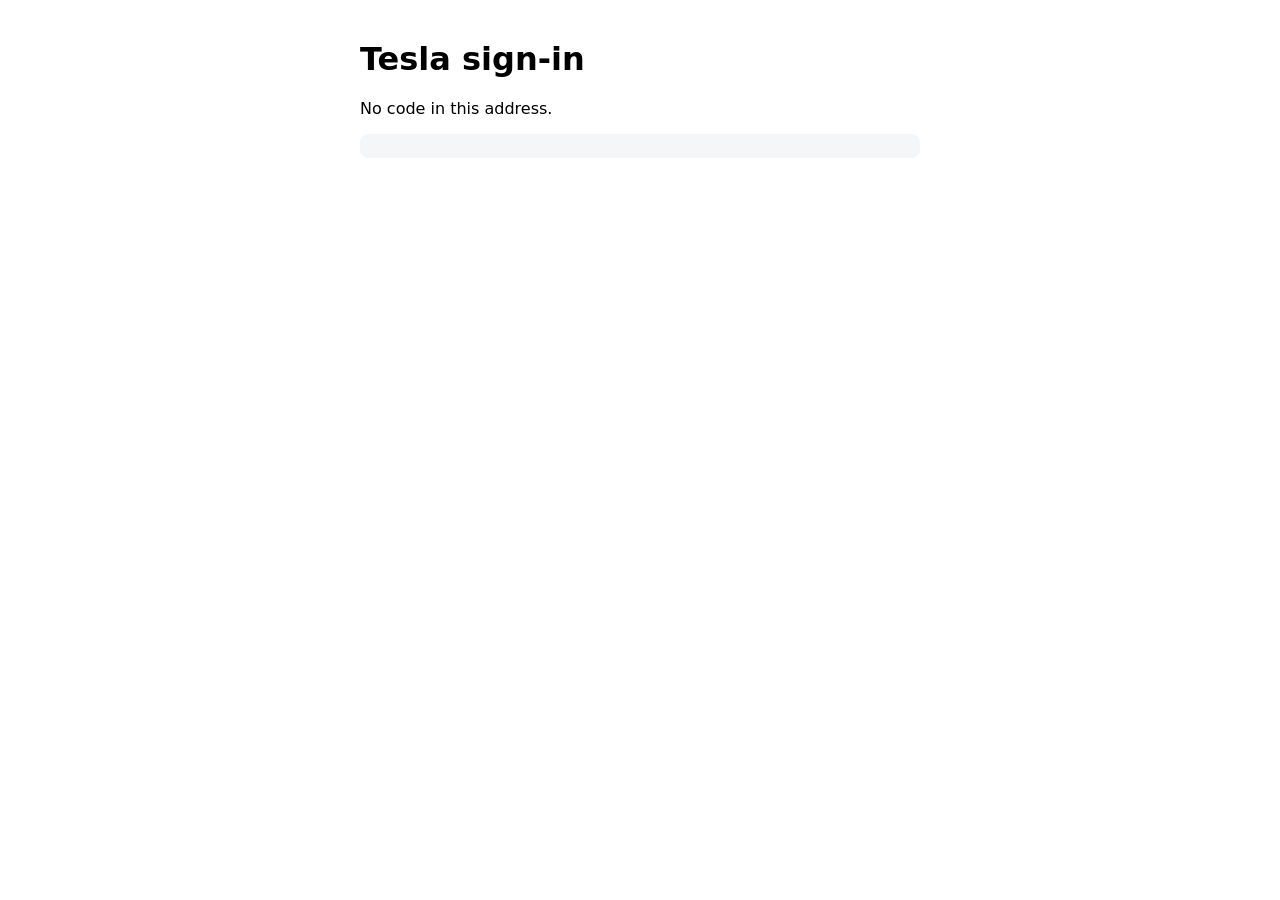
<file: callback/index.html>
<!doctype html>
<html lang="en"><head><meta charset="utf-8"><meta name="viewport" content="width=device-width,initial-scale=1"><title>Tesla sign-in</title>
<style>body{font:16px -apple-system,system-ui,sans-serif;max-width:560px;margin:40px auto;padding:0 16px}code{display:block;word-break:break-all;background:#f4f6f8;padding:12px;border-radius:8px;margin:10px 0}</style></head>
<body><h1>Tesla sign-in</h1>
<p id="msg">Finishing sign-in…</p><code id="code" hidden></code>
<script>
// The HUD puts your server's https://….ts.net address inside `state`. Forward the code there so the
// server finishes sign-in itself. Only tailnet HTTPS hosts are accepted. Without a valid state, fall
// back to showing the code for the manual `auth.js exchange` flow.
const q = new URLSearchParams(location.search), msg = document.getElementById('msg');
function target() {
  try {
    const part = (q.get('state') || '').split('.')[1];
    if (!part) return null;
    const o = new URL(atob(part.replace(/-/g, '+').replace(/_/g, '/')));
    return o.protocol === 'https:' && o.hostname.endsWith('.ts.net') && !o.port ? o.origin : null;
  } catch { return null; }
}
if (q.get('error')) msg.textContent = 'Tesla returned an error: ' + q.get('error');
else if (!q.get('code')) msg.textContent = 'No code in this address.';
else if (target()) { msg.textContent = 'Signing in…'; location.replace(target() + '/auth/callback' + location.search); }
else { msg.textContent = 'Your code:'; const c = document.getElementById('code'); c.hidden = false; c.textContent = q.get('code'); }
</script></body></html>
</file>
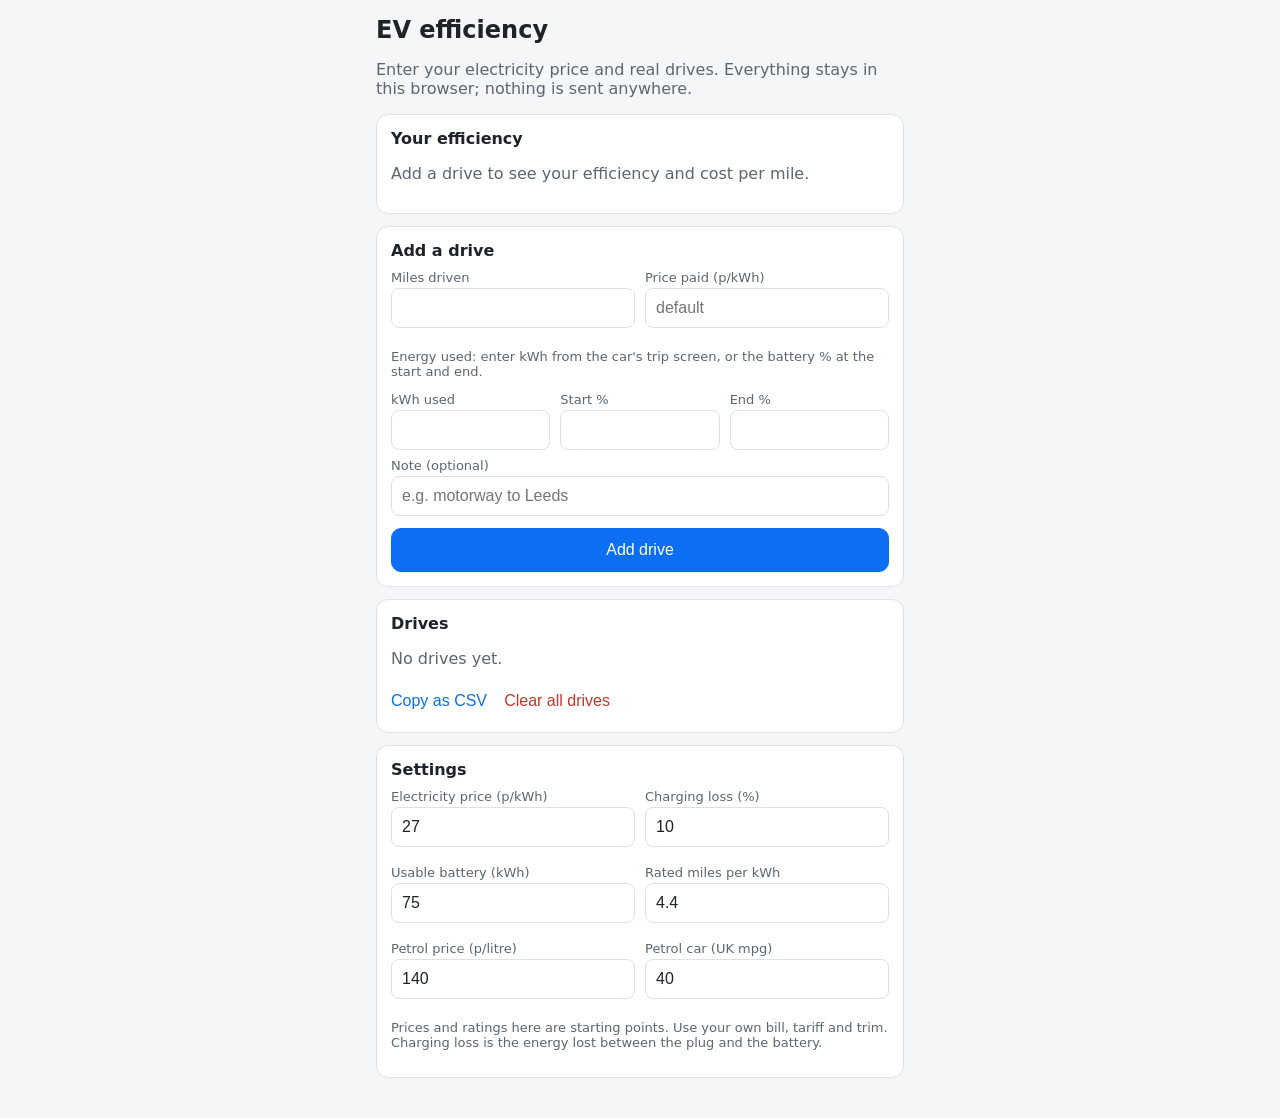
<file: tesla-efficiency/index.html>
<!doctype html>
<html lang="en">
<head>
  <meta charset="utf-8" />
  <meta name="viewport" content="width=device-width, initial-scale=1, viewport-fit=cover" />
  <meta name="apple-mobile-web-app-capable" content="yes" />
  <meta name="apple-mobile-web-app-title" content="EV efficiency" />
  <title>EV efficiency</title>
  <link rel="stylesheet" href="style.css" />
</head>
<body>
<main>
  <h1>EV efficiency</h1>
  <p class="muted">Enter your electricity price and real drives. Everything stays in this browser; nothing is sent anywhere.</p>

  <section class="card" id="summary"></section>

  <section class="card">
    <h2>Add a drive</h2>
    <div class="grid2">
      <label>Miles driven<input id="miles" type="number" inputmode="decimal" min="0" step="0.1" /></label>
      <label>Price paid (p/kWh)<input id="dprice" type="number" inputmode="decimal" min="0" step="0.1" placeholder="default" /></label>
    </div>
    <p class="muted small">Energy used: enter kWh from the car's trip screen, or the battery % at the start and end.</p>
    <div class="grid3">
      <label>kWh used<input id="kwh" type="number" inputmode="decimal" min="0" step="0.1" /></label>
      <label>Start %<input id="startPct" type="number" inputmode="decimal" min="0" max="100" /></label>
      <label>End %<input id="endPct" type="number" inputmode="decimal" min="0" max="100" /></label>
    </div>
    <label>Note (optional)<input id="note" type="text" maxlength="60" placeholder="e.g. motorway to Leeds" /></label>
    <button class="primary" id="add">Add drive</button>
    <div id="err" class="err" hidden></div>
  </section>

  <section class="card">
    <h2>Drives</h2>
    <div id="drives"></div>
    <button class="link" id="export">Copy as CSV</button>
    <button class="link danger" id="clear">Clear all drives</button>
  </section>

  <section class="card">
    <h2>Settings</h2>
    <div class="grid2">
      <label>Electricity price (p/kWh)<input data-s="price" type="number" inputmode="decimal" step="0.1" /></label>
      <label>Charging loss (%)<input data-s="loss" type="number" inputmode="decimal" step="0.5" /></label>
      <label>Usable battery (kWh)<input data-s="battery" type="number" inputmode="decimal" step="0.5" /></label>
      <label>Rated miles per kWh<input data-s="rated" type="number" inputmode="decimal" step="0.1" /></label>
      <label>Petrol price (p/litre)<input data-s="petrolPrice" type="number" inputmode="decimal" step="1" /></label>
      <label>Petrol car (UK mpg)<input data-s="petrolMpg" type="number" inputmode="decimal" step="1" /></label>
    </div>
    <p class="muted small">Prices and ratings here are starting points. Use your own bill, tariff and trim. Charging loss is the energy lost between the plug and the battery.</p>
  </section>
</main>
<script type="module" src="app.js"></script>
</body>
</html>
</file>
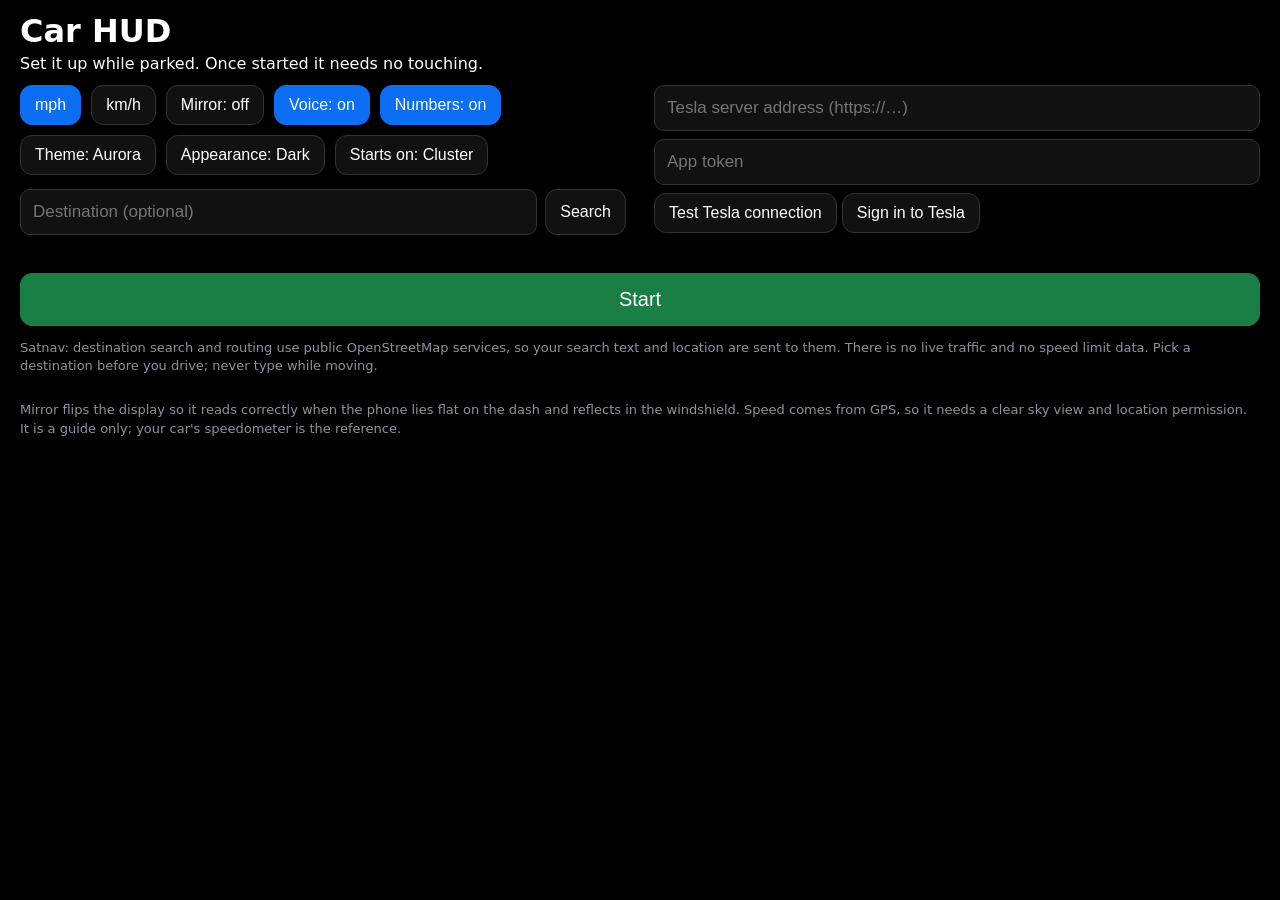
<file: tesla-hud/index.html>
<!doctype html>
<html lang="en">
<head>
  <meta charset="utf-8" />
  <meta name="viewport" content="width=device-width, initial-scale=1, viewport-fit=cover, user-scalable=no" />
  <meta name="apple-mobile-web-app-capable" content="yes" />
  <meta name="apple-mobile-web-app-status-bar-style" content="black-translucent" />
  <meta name="apple-mobile-web-app-title" content="HUD" />
  <meta name="theme-color" content="#000000" />
  <link rel="manifest" href="manifest.webmanifest" />
  <link rel="apple-touch-icon" href="icon.png" />
  <link rel="icon" type="image/png" href="icon-192.png" />
  <title>Car HUD</title>
  <link rel="stylesheet" href="style.css" />
</head>
<body>
  <div id="start">
    <h1>Car HUD</h1>
    <p>Set it up while parked. Once started it needs no touching.</p>
    <div class="opts">
      <button data-unit="mph" class="on">mph</button><button data-unit="kmh">km/h</button>
      <button id="mirror">Mirror: off</button>
      <button id="voice">Voice: on</button>
      <button id="numbers">Numbers: on</button>
      <button id="theme">Theme: Aurora</button>
      <button id="mode">Appearance: Dark</button>
      <button id="layout">Layout: Cluster</button>
    </div>
    <div class="dest">
      <input id="q" type="search" placeholder="Destination (optional)" autocomplete="off" />
      <button id="search">Search</button>
    </div>
    <div id="results"></div>
    <div id="chosen" class="small"></div>
    <div class="tesla">
      <input id="tbase" placeholder="Tesla server address (https://…)" autocomplete="off" autocapitalize="off" />
      <input id="ttoken" type="password" placeholder="App token" autocomplete="off" />
      <button id="ttest">Test Tesla connection</button>
      <button id="tlogin">Sign in to Tesla</button>
      <div id="tstatus" class="small"></div>
    </div>
    <button id="go">Start</button>
    <p class="small">Satnav: destination search and routing use public OpenStreetMap services, so your search text and location are sent to them. There is no live traffic and no speed limit data. Pick a destination before you drive; never type while moving.</p>
    <p class="small">Mirror flips the display so it reads correctly when the phone lies flat on the dash and reflects in the windshield. Speed comes from GPS, so it needs a clear sky view and location permission. It is a guide only; your car's speedometer is the reference.</p>
  </div>

  <div id="hud" hidden>
    <div id="split">
      <div id="face"><svg id="cluster" viewBox="0 0 1520 800" preserveAspectRatio="xMidYMid meet"></svg></div>
    </div>
    <div id="pager" class="idle"><i></i><i></i></div>
    <div id="controls">
      <button id="reset">Reset trip</button>
      <button id="stop">Exit</button>
    </div>
  </div>
  <script type="module" src="app.js"></script>
  <script>if ("serviceWorker" in navigator) addEventListener("load", () => navigator.serviceWorker.register("sw.js").catch(() => {}));</script>
</body>
</html>
</file>
<file: tesla-efficiency/style.css>
:root { color-scheme: light; }
* { box-sizing: border-box; }
body { margin: 0; background: #f4f6f8; color: #1d2329; font: 16px -apple-system, system-ui, sans-serif; }
main { max-width: 560px; margin: 0 auto; padding: calc(16px + env(safe-area-inset-top)) 16px 40px; }
h1 { font-size: 24px; margin: 0 0 4px; }
h2 { font-size: 16px; margin: 0 0 10px; }
.card { background: #fff; border: 1px solid #dde2e8; border-radius: 12px; padding: 14px; margin-top: 12px; }
.muted { color: #5b6670; } .small { font-size: 13px; }
label { display: block; font-size: 13px; color: #5b6670; margin-bottom: 8px; }
input { display: block; width: 100%; margin-top: 3px; padding: 10px; font-size: 16px; border: 1px solid #dde2e8; border-radius: 8px; background: #fff; color: #1d2329; }
.grid2 { display: grid; grid-template-columns: 1fr 1fr; gap: 10px; }
.grid3 { display: grid; grid-template-columns: 1fr 1fr 1fr; gap: 10px; }
button { font-size: 16px; border-radius: 10px; padding: 12px; border: 1px solid #dde2e8; background: #fff; color: #1d2329; }
button.primary { width: 100%; background: #0b6ef3; color: #fff; border-color: #0b6ef3; margin-top: 4px; }
button.link { border: 0; background: none; color: #0b6ef3; padding: 8px 0; margin-right: 12px; }
button.danger { color: #c8362b; }
.err { background: #fdecea; color: #c8362b; border-radius: 8px; padding: 10px; margin-top: 10px; }
.big { font-size: 38px; font-weight: 650; line-height: 1.1; }
.stats { display: grid; grid-template-columns: 1fr 1fr; gap: 10px; margin-top: 12px; }
.stat b { display: block; font-size: 18px; }
.stat span { color: #5b6670; font-size: 13px; }
.good { color: #1a7f45; } .bad { color: #c8362b; }
.drive { display: flex; justify-content: space-between; gap: 8px; padding: 10px 0; border-bottom: 1px solid #dde2e8; }
.drive:last-child { border-bottom: 0; }
.drive small { color: #5b6670; display: block; }
.drive button { padding: 4px 10px; font-size: 14px; color: #c8362b; }
</file>
<file: tesla-hud/style.css>
* { box-sizing: border-box; }
html, body { margin: 0; height: 100%; background: #000; color: #fff; font-family: -apple-system, system-ui, sans-serif; overflow: hidden; -webkit-user-select: none; user-select: none; }
#start { height: 100%; overflow-y: auto; -webkit-overflow-scrolling: touch; padding: calc(24px + env(safe-area-inset-top)) calc(20px + env(safe-area-inset-right)) calc(24px + env(safe-area-inset-bottom)) calc(20px + env(safe-area-inset-left)); max-width: 520px; margin: 0 auto; }
#start h1 { margin: 0 0 6px; }
.small { color: #8a949e; font-size: 13px; line-height: 1.4; }
.opts { display: flex; gap: 10px; margin: 18px 0; flex-wrap: wrap; }
button { background: #111; color: #fff; border: 1px solid #333; border-radius: 12px; padding: 14px 18px; font-size: 18px; }
button.on { background: #0b6ef3; border-color: #0b6ef3; }
#go { width: 100%; background: #1a7f45; border-color: #1a7f45; font-size: 22px; padding: 18px; }
#hud { height: 100%; display: flex; flex-direction: column; position: relative; padding: calc(4px + env(safe-area-inset-top)) env(safe-area-inset-right) calc(2px + env(safe-area-inset-bottom)) env(safe-area-inset-left); }
#split { flex: 1; display: flex; min-height: 0; min-width: 0; transition: transform 0.2s; }
#split.mirror { transform: scaleX(-1); }
#face { flex: 1; min-width: 0; display: flex; min-height: 0; transition: transform 0.2s; }
html.light #hud { background: #f2f4f7; }
html.light #cluster { filter: invert(1) hue-rotate(180deg); }
html.light #pager i { background: #000; }
#cluster { width: 100%; height: 100%; display: block; }
#cluster text { font-family: -apple-system, "SF Pro Display", system-ui, sans-serif; fill: #fff; font-feature-settings: 'tnum'; }
#cluster.nonum .num { display: none; }
.needle { transition: transform 0.35s cubic-bezier(.3,.7,.3,1); }
#controls { position: absolute; left: 0; right: 0; bottom: calc(10px + env(safe-area-inset-bottom)); display: flex; gap: 12px; justify-content: center; opacity: 0; pointer-events: none; transition: opacity .2s; z-index: 5; }
#controls.show { opacity: .92; pointer-events: auto; }
#controls button { font-size: 16px; padding: 8px 14px; }
.dest { display: flex; gap: 8px; margin: 6px 0 10px; }
.dest input { flex: 1; min-width: 0; padding: 12px; font-size: 17px; border-radius: 10px; border: 1px solid #333; background: #111; color: #fff; }
#results button { display: block; width: 100%; text-align: left; margin-bottom: 6px; font-size: 15px; padding: 10px 12px; }
#chosen { margin: 6px 0 14px; color: #7dffb0; }
[hidden] { display: none !important; }

.tesla { margin: 6px 0 14px; }
.tesla input { display: block; width: 100%; margin-bottom: 8px; padding: 12px; font-size: 17px; border-radius: 10px; border: 1px solid #333; background: #111; color: #fff; }
#tstatus { margin-top: 6px; min-height: 18px; }

/* landscape admin screen: two columns so it fits a short, wide screen */
@media (orientation: landscape) {
  #start { max-width: none; display: grid; grid-template-columns: 1fr 1fr; column-gap: 28px; align-content: start; padding-top: calc(12px + env(safe-area-inset-top)); }
  #start h1, #start > p:first-of-type { grid-column: 1 / -1; margin: 0 0 4px; }
  #start .opts { grid-column: 1; margin: 8px 0; }
  #start .dest { grid-column: 1; }
  #start #results, #start #chosen { grid-column: 1; }
  #start .tesla { grid-column: 2; grid-row: 3 / span 4; margin: 8px 0; }
  #start #go { grid-column: 1 / -1; margin-top: 8px; }
  #start > .small { grid-column: 1 / -1; }
  button { padding: 10px 14px; font-size: 16px; }
  #go { padding: 14px; font-size: 20px; }
}
/* swipe sideways between layouts */
#pager { position: absolute; left: 0; right: 0; bottom: calc(6px + env(safe-area-inset-bottom)); display: flex; justify-content: center; gap: 8px; pointer-events: none; z-index: 4; opacity: .5; transition: opacity .4s; }
#pager.idle { opacity: 0; }
#pager i { width: 7px; height: 7px; border-radius: 50%; background: #fff; opacity: .35; }
#pager i.on { opacity: 1; }
@keyframes slide-in-l { from { transform: translateX(-40%); opacity: 0; } to { transform: none; opacity: 1; } }
@keyframes slide-in-r { from { transform: translateX(40%); opacity: 0; } to { transform: none; opacity: 1; } }
#cluster.in-l { animation: slide-in-l .28s ease-out; }
#cluster.in-r { animation: slide-in-r .28s ease-out; }
</file>
